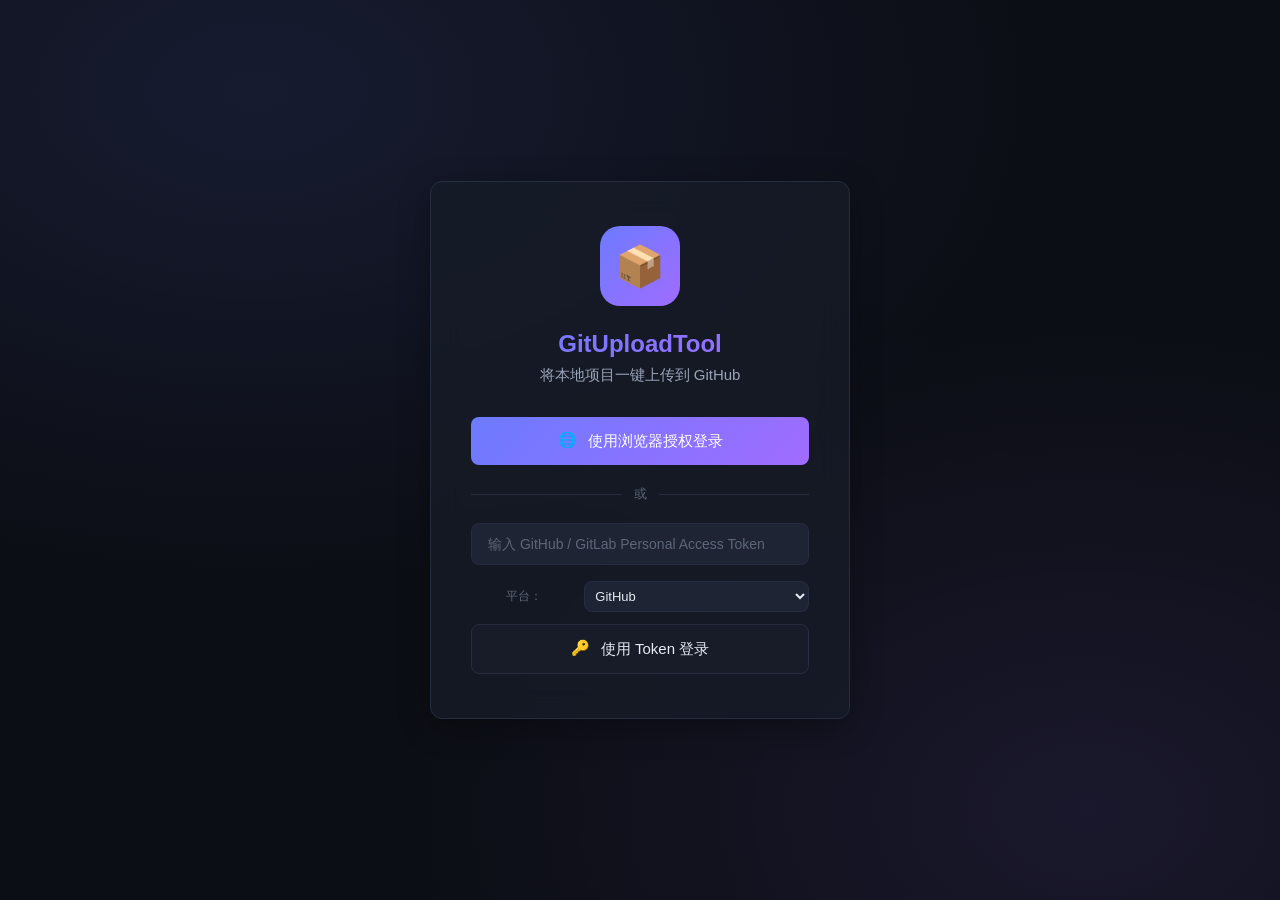
<file: wwwroot/index.html>
<!DOCTYPE html>
<html lang="zh-CN">
<head>
    <meta charset="UTF-8">
    <meta name="viewport" content="width=device-width, initial-scale=1.0">
    <title>GitUploadTool</title>
    <link rel="stylesheet" href="css/style.css">
</head>
<body>
    <!-- 登录页面 -->
    <div id="page-login" class="page active">
        <div class="login-card fade-in">
            <div class="login-logo">📦</div>
            <h1 class="login-title">GitUploadTool</h1>
            <p class="login-subtitle">将本地项目一键上传到 GitHub</p>

            <div style="display: flex; flex-direction: column; gap: 12px;">
                <button class="btn btn-primary" id="btnOAuthLogin">
                    <span class="btn-icon">🌐</span>
                    使用浏览器授权登录
                </button>

                <div style="display: flex; align-items: center; gap: 12px; margin: 8px 0;">
                    <div style="flex: 1; height: 1px; background: var(--border);"></div>
                    <span style="color: var(--text-3); font-size: 13px;">或</span>
                    <div style="flex: 1; height: 1px; background: var(--border);"></div>
                </div>

                <input type="text" id="tokenInput" class="form-input" placeholder="输入 GitHub / GitLab Personal Access Token">
                <div style="display: flex; gap: 8px; align-items: center; margin-top: 4px;">
                    <label style="flex: 1; font-size: 12px; color: var(--text-3);">平台：</label>
                    <select id="loginPlatform" class="form-input" style="flex: 2; font-size: 13px; padding: 6px;">
                        <option value="github">GitHub</option>
                        <option value="gitlab">GitLab / 自建</option>
                    </select>
                </div>
                <input type="text" id="gitlabUrlInput" class="form-input" placeholder="GitLab 实例地址（默认 https://gitlab.com）" style="display: none; font-size: 13px; padding: 6px;" value="https://gitlab.com">
                <button class="btn btn-secondary" id="btnTokenLogin">
                    <span class="btn-icon">🔑</span>
                    使用 Token 登录
                </button>
            </div>

            <div id="loginError" style="margin-top: 16px; color: var(--red); font-size: 14px; display: none;"></div>
        </div>
    </div>

    <!-- 主窗口 -->
    <div id="page-main" class="page" style="flex-direction: column;">
        <!-- 头部 -->
        <header class="header">
            <div class="header-left">
                <nav class="nav-tabs" style="margin: 0; padding: 0; border: 0; background: transparent;">
                    <button class="nav-tab active" data-tab="home">首页</button>
                    <button class="nav-tab" data-tab="upload">上传项目</button>
                    <button class="nav-tab" data-tab="history">历史记录</button>
                    <button class="nav-tab" data-tab="settings">设置</button>
                    <button class="nav-tab" data-tab="about">关于</button>
                </nav>
            </div>
            <div class="header-right">
                <div class="user-info" id="userInfo">
                    <div class="user-avatar" id="userAvatar">?</div>
                    <span class="user-name" id="userName">加载中...</span>
                </div>
                <button class="btn btn-secondary" id="btnSettings">设置</button>
                <button class="btn btn-danger" id="btnLogout">退出</button>
            </div>
        </header>

        <!-- 标签内容 -->
        <main class="tab-content">
            <!-- 首页 -->
            <div id="tab-home" class="tab-pane active">
                <div class="card fade-in" style="background: linear-gradient(135deg, rgba(108,123,255,0.1), rgba(160,108,255,0.05));">
                    <h2 style="margin-bottom: 8px;">👋 欢迎使用 GitUploadTool</h2>
                    <p style="color: var(--text-2); margin-bottom: 24px;">快速将本地项目上传到 Git 仓库</p>
                    <button class="btn btn-primary" id="btnStartUpload">
                        <span class="btn-icon">📤</span>
                        开始上传项目
                    </button>
                </div>

                <div class="card fade-in">
                    <div style="display: flex; align-items: center; justify-content: space-between; margin-bottom: 16px;">
                        <h3 class="card-title" style="margin: 0;">📦 我的仓库</h3>
                        <div style="display: flex; gap: 8px;">
                            <button class="btn btn-secondary" id="btnRefreshRepos" style="padding: 6px 12px; font-size: 13px;">
                                <span class="btn-icon">🔄</span> 刷新
                            </button>
                            <button class="btn btn-primary" id="btnNewRepo" style="padding: 6px 12px; font-size: 13px;">
                                <span class="btn-icon">➕</span> 新建仓库
                            </button>
                        </div>
                    </div>
                    <div id="repoList" style="display: flex; flex-wrap: wrap; gap: 12px; padding: 12px; border: 1px solid var(--border); border-radius: 8px; background: var(--bg-1); min-height: 120px;">
                        <div id="repoListPlaceholder" style="width: 100%; color: var(--text-3); text-align: center; padding: 20px;">点击刷新按钮加载仓库列表</div>
                    </div>
                </div>

                <div class="card fade-in">
                    <h3 class="card-title">📊 使用统计</h3>
                    <div style="display: flex; gap: 32px;">
                        <div style="text-align: center;">
                            <div style="font-size: 32px; font-weight: 700; color: var(--accent);" id="statProjects">0</div>
                            <div style="color: var(--text-3); font-size: 13px;">总项目数</div>
                        </div>
                        <div style="text-align: center;">
                            <div style="font-size: 32px; font-weight: 700; color: var(--green);" id="statUploads">0</div>
                            <div style="color: var(--text-3); font-size: 13px;">上传次数</div>
                        </div>
                        <div style="text-align: center;">
                            <div style="font-size: 32px; font-weight: 700; color: var(--yellow);" id="statSize">0 MB</div>
                            <div style="color: var(--text-3); font-size: 13px;">总大小</div>
                        </div>
                    </div>
                </div>
            </div>

            <!-- 上传页 -->
            <div id="tab-upload" class="tab-pane">
                <!-- 步骤指示器 -->
                <div class="upload-steps">
                    <div class="step active" data-step="1">
                        <div class="step-number">1</div>
                        <span class="step-label">选择项目</span>
                        <div class="step-connector"></div>
                    </div>
                    <div class="step" data-step="2">
                        <div class="step-number">2</div>
                        <span class="step-label">配置仓库</span>
                        <div class="step-connector"></div>
                    </div>
                    <div class="step" data-step="3">
                        <div class="step-number">3</div>
                        <span class="step-label">检查文件</span>
                        <div class="step-connector"></div>
                    </div>
                    <div class="step" data-step="4">
                        <div class="step-number">4</div>
                        <span class="step-label">上传</span>
                    </div>
                </div>

                <!-- 步骤1：选择项目 -->
                <div id="step-1" class="step-content">
                    <div class="card">
                        <h3 class="card-title">选择要上传的项目文件夹</h3>
                        <div id="dropZone" style="border: 2px dashed var(--border); border-radius: var(--radius); padding: 48px 32px; text-align: center; cursor: pointer; transition: all .2s;">
                            <div style="font-size: 48px; margin-bottom: 16px;">📁</div>
                            <div style="font-size: 16px; font-weight: 600; margin-bottom: 8px;">拖拽文件夹到此处</div>
                            <div style="color: var(--text-2); font-size: 14px;">或点击选择文件夹</div>
                        </div>

                        <div id="selectedProject" style="display: none; margin-top: 16px; padding: 16px; background: var(--bg-3); border-radius: var(--radius);">
                            <div style="display: flex; align-items: center; gap: 12px;">
                                <div style="width: 40px; height: 40px; background: linear-gradient(135deg, var(--accent), var(--accent-2)); border-radius: 10px; display: flex; align-items: center; justify-content: center; font-size: 20px;">📁</div>
                                <div style="flex: 1; overflow: hidden;">
                                    <div style="font-weight: 600; margin-bottom: 4px;" id="projectName">未选择</div>
                                    <div style="color: var(--text-3); font-size: 13px; white-space: nowrap; overflow: hidden; text-overflow: ellipsis;" id="projectPath">/path/to/project</div>
                                </div>
                                <button class="btn btn-secondary" id="btnChangeProject" style="padding: 8px 16px; font-size: 13px;">更改</button>
                            </div>
                        </div>
                    </div>

                    <div class="card">
                        <h3 class="card-title">📝 项目描述（可选）</h3>
                        <textarea id="projectDescription" class="form-input" style="min-height: 100px; resize: vertical;" placeholder="输入项目描述..."></textarea>
                    </div>

                    <div style="display: flex; justify-content: flex-end; gap: 12px;">
                        <button class="btn btn-secondary" id="btnCancel">取消</button>
                        <button class="btn btn-primary" id="btnNext1">下一步</button>
                    </div>
                </div>

                <!-- 步骤2：配置仓库 -->
                <div id="step-2" class="step-content" style="display: none;">
                    <div class="card">
                        <h3 class="card-title">GitHub 仓库配置</h3>
                        <div class="form-group">
                            <label class="form-label">仓库名称</label>
                            <input type="text" id="repoName" class="form-input" placeholder="my-awesome-project">
                        </div>
                        <div class="form-group">
                            <label class="form-label">仓库描述</label>
                            <input type="text" id="repoDescription" class="form-input" placeholder="项目描述">
                        </div>
                        <div class="form-group">
                            <label class="form-label">是否公开</label>
                            <div style="display: flex; gap: 12px;">
                                <label style="display: flex; align-items: center; gap: 8px; padding: 12px 16px; background: var(--bg-3); border: 1px solid var(--accent); border-radius: 8px; cursor: pointer;">
                                    <input type="radio" name="repoVisibility" value="public" checked> 公开
                                </label>
                                <label style="display: flex; align-items: center; gap: 8px; padding: 12px 16px; background: var(--bg-3); border: 1px solid var(--border); border-radius: 8px; cursor: pointer;">
                                    <input type="radio" name="repoVisibility" value="private"> 私有
                                </label>
                            </div>
                        </div>
                        <div class="form-group">
                            <label class="form-label">分支名称</label>
                            <input type="text" id="branchName" class="form-input" value="main">
                        </div>
                        <div class="form-group">
                            <label class="form-label">.gitignore 模板</label>
                            <select id="gitignoreTemplate" class="form-input">
                                <option value="">不添加 .gitignore</option>
                                <option value="csharp">C# / .NET</option>
                                <option value="node">Node.js</option>
                                <option value="python">Python</option>
                                <option value="java">Java</option>
                            </select>
                        </div>
                    </div>
                    <div style="display: flex; justify-content: space-between; gap: 12px;">
                        <button class="btn btn-secondary" id="btnPrev2">上一步</button>
                        <button class="btn btn-primary" id="btnNext2">下一步</button>
                    </div>
                </div>

                <!-- 步骤3：检查文件 -->
                <div id="step-3" class="step-content" style="display: none;">
                    <div class="card">
                        <div style="display: flex; align-items: center; justify-content: space-between; margin-bottom: 20px;">
                            <h3 class="card-title" style="margin: 0;">文件扫描结果</h3>
                            <button class="btn btn-secondary" id="btnRescan" style="padding: 8px 16px; font-size: 13px;">重新扫描</button>
                        </div>
                        <div style="display: flex; gap: 32px; margin-bottom: 24px;">
                            <div style="text-align: center;">
                                <div style="font-size: 24px; font-weight: 700; color: var(--accent);" id="totalFiles">0</div>
                                <div style="color: var(--text-3); font-size: 12px;">总文件数</div>
                            </div>
                            <div style="text-align: center;">
                                <div style="font-size: 24px; font-weight: 700; color: var(--green);" id="totalSize">0 MB</div>
                                <div style="color: var(--text-3); font-size: 12px;">总大小</div>
                            </div>
                            <div style="text-align: center;">
                                <div style="font-size: 24px; font-weight: 700; color: var(--yellow);" id="largeFilesCount">0</div>
                                <div style="color: var(--text-3); font-size: 12px;">大文件(>50MB)</div>
                            </div>
                        </div>
                        <div id="largeFilesSection" style="display: none;">
                            <h4 style="margin-bottom: 12px; color: var(--yellow);">⚠️ 大文件检测</h4>
                            <div class="file-list" id="largeFilesList"></div>
                            <div id="largeFileDecision" style="margin-top: 20px; padding: 20px; background: rgba(255,107,107,0.05); border: 1px solid var(--red); border-radius: var(--radius); display: none;">
                                <div style="color: var(--red); font-weight: 600; margin-bottom: 12px;">🚨 发现超过 100MB 的文件</div>
                                <p style="color: var(--text-2); margin-bottom: 16px; font-size: 14px;">GitHub 单文件最大限制为 100MB。请选择处理方式：</p>
                                <div style="display: flex; gap: 12px;">
                                    <button class="btn btn-primary" id="btnUseLFS">启用 Git LFS</button>
                                    <button class="btn btn-secondary" id="btnExcludeLarge">排除大文件</button>
                                    <button class="btn btn-danger" id="btnCancelUpload">取消上传</button>
                                </div>
                            </div>
                        </div>
                    </div>
                    <div style="display: flex; justify-content: space-between; gap: 12px;">
                        <button class="btn btn-secondary" id="btnPrev3">上一步</button>
                        <button class="btn btn-primary" id="btnNext3">开始上传</button>
                    </div>
                </div>

                <!-- 步骤4：上传进度 -->
                <div id="step-4" class="step-content" style="display: none;">
                    <div class="card" style="max-width: 600px; margin: 0 auto; text-align: center;">
                        <div id="uploadProgressArea">
                            <div style="font-size: 64px; margin-bottom: 20px;">🔄</div>
                            <h3 id="uploadStatus">正在准备上传...</h3>
                            <p id="uploadSubStatus" style="color: var(--text-2); margin-bottom: 24px;">初始化 Git 仓库</p>
                            <div class="progress-bar">
                                <div class="progress-fill" id="progressFill" style="width: 0%;"></div>
                            </div>
                            <div class="progress-text">
                                <span id="progressText">0%</span>
                                <span id="progressInfo">0/0 文件</span>
                            </div>
                        </div>

                        <div id="uploadSuccess" style="display: none;">
                            <div style="font-size: 64px; margin-bottom: 20px; color: var(--green);">✅</div>
                            <h3 style="color: var(--green);">上传成功！</h3>
                            <p style="color: var(--text-2); margin-bottom: 24px;">项目已成功推送到 GitHub</p>
                            <div style="display: flex; gap: 12px; justify-content: center;">
                                <button class="btn btn-primary" id="btnViewRepo">查看仓库</button>
                                <button class="btn btn-secondary" id="btnResetUpload">重新上传</button>
                            </div>
                        </div>

                        <div id="uploadError" style="display: none;">
                            <div style="font-size: 64px; margin-bottom: 20px; color: var(--red);">❌</div>
                            <h3 style="color: var(--red);">上传失败</h3>
                            <p id="errorMessage" style="color: var(--text-2); margin-bottom: 24px;">错误信息</p>
                            <div style="display: flex; gap: 12px; justify-content: center;">
                                <button class="btn btn-primary" id="btnRetry">重试</button>
                                <button class="btn btn-secondary" id="btnHome">返回首页</button>
                            </div>
                        </div>
                    </div>
                    <div style="display: flex; justify-content: flex-end; gap: 12px; margin-top: 24px;">
                        <button class="btn btn-secondary" id="btnPrev4">上一步</button>
                    </div>
                </div>
            </div>

            <!-- 历史记录 -->
            <div id="tab-history" class="tab-pane">
                <div class="card">
                    <h3 class="card-title">📜 最近上传</h3>
                    <div id="historyList" style="color: var(--text-3); text-align: center; padding: 40px;">
                        暂无上传记录
                    </div>
                </div>
            </div>

            <!-- 设置页 -->
            <div id="tab-settings" class="tab-pane">
                <div class="card">
                    <h3 class="card-title">⚙️ 基本设置</h3>
                    <div class="settings-grid">
                        <div class="settings-item">
                            <label class="form-label">默认分支</label>
                            <input type="text" id="settingDefaultBranch" class="form-input" value="main">
                        </div>
                        <div class="settings-item">
                            <label class="form-label">默认提交消息</label>
                            <input type="text" id="settingDefaultCommitMessage" class="form-input" value="GitUploadTool 更新">
                        </div>
                        <div class="settings-item">
                            <label class="form-label">代理地址</label>
                            <input type="text" id="settingProxyAddress" class="form-input" placeholder="127.0.0.1">
                        </div>
                        <div class="settings-item">
                            <label class="form-label">代理端口</label>
                            <input type="number" id="settingProxyPort" class="form-input" placeholder="7890">
                        </div>
                        <div class="settings-item">
                            <label class="form-label">平台</label>
                            <select id="settingPlatform" class="form-input">
                                <option value="github">GitHub</option>
                                <option value="gitlab">GitLab / 自建</option>
                            </select>
                        </div>
                        <div class="settings-item">
                            <label class="form-label">GitLab 实例地址</label>
                            <input type="text" id="settingGitLabUrl" class="form-input" placeholder="https://gitlab.com" value="https://gitlab.com">
                        </div>
                    </div>
                    <div style="display: flex; gap: 12px; margin-top: 24px; padding-top: 24px; border-top: 1px solid var(--border);">
                        <button class="btn btn-secondary" id="btnResetSettings">重置</button>
                        <button class="btn btn-primary" id="btnSaveSettings">保存设置</button>
                    </div>
                </div>

                <div class="card">
                    <h3 class="card-title">🔐 认证管理</h3>
                    <div style="display: flex; align-items: center; justify-content: space-between;">
                        <div>
                            <p style="color: var(--text-2); margin-bottom: 4px;">当前登录状态</p>
                            <p id="authStatus" style="font-size: 16px; font-weight: 600;">✅ 已登录</p>
                        </div>
                        <button class="btn btn-danger" id="btnLogoutSettings">退出登录</button>
                    </div>
                </div>

                <div class="card">
                    <h3 class="card-title">📄 .gitignore 模板</h3>
                    <p style="color: var(--text-2); margin-bottom: 16px;">选择默认的 .gitignore 模板</p>
                    <select id="settingDefaultGitignore" class="form-input" style="max-width: 300px;">
                        <option value="">不添加 .gitignore</option>
                        <option value="csharp">C# / .NET</option>
                        <option value="node">Node.js</option>
                        <option value="python">Python</option>
                        <option value="java">Java</option>
                    </select>
                    <div style="margin-top: 20px;">
                        <button class="btn btn-primary" id="btnSaveGitignore">保存</button>
                    </div>
                </div>
            </div>

            <!-- 关于 -->
            <div id="tab-about" class="tab-pane">
                <div class="card" style="text-align: center; padding: 48px;">
                    <div style="width: 100px; height: 100px; margin: 0 auto 20px; background: linear-gradient(135deg, var(--accent), var(--accent-2)); border-radius: 24px; display: flex; align-items: center; justify-content: center; font-size: 50px;">📦</div>
                    <h2 style="margin-bottom: 8px;">GitUploadTool</h2>
                    <p style="color: var(--text-2); margin-bottom: 24px;">版本 1.0.0</p>
                    <p style="color: var(--text-2); line-height: 1.7; margin-bottom: 32px;">
                        GitUploadTool 是一个简单易用的工具，帮助开发者快速将本地项目上传到 GitHub。<br>
                        无需复杂的 Git 命令，只需几次点击即可完成项目的上传和管理。
                    </p>
                </div>
            </div>
        </main>
    </div>

    <script src="js/app.js"></script>
</body>
</html>
</file>
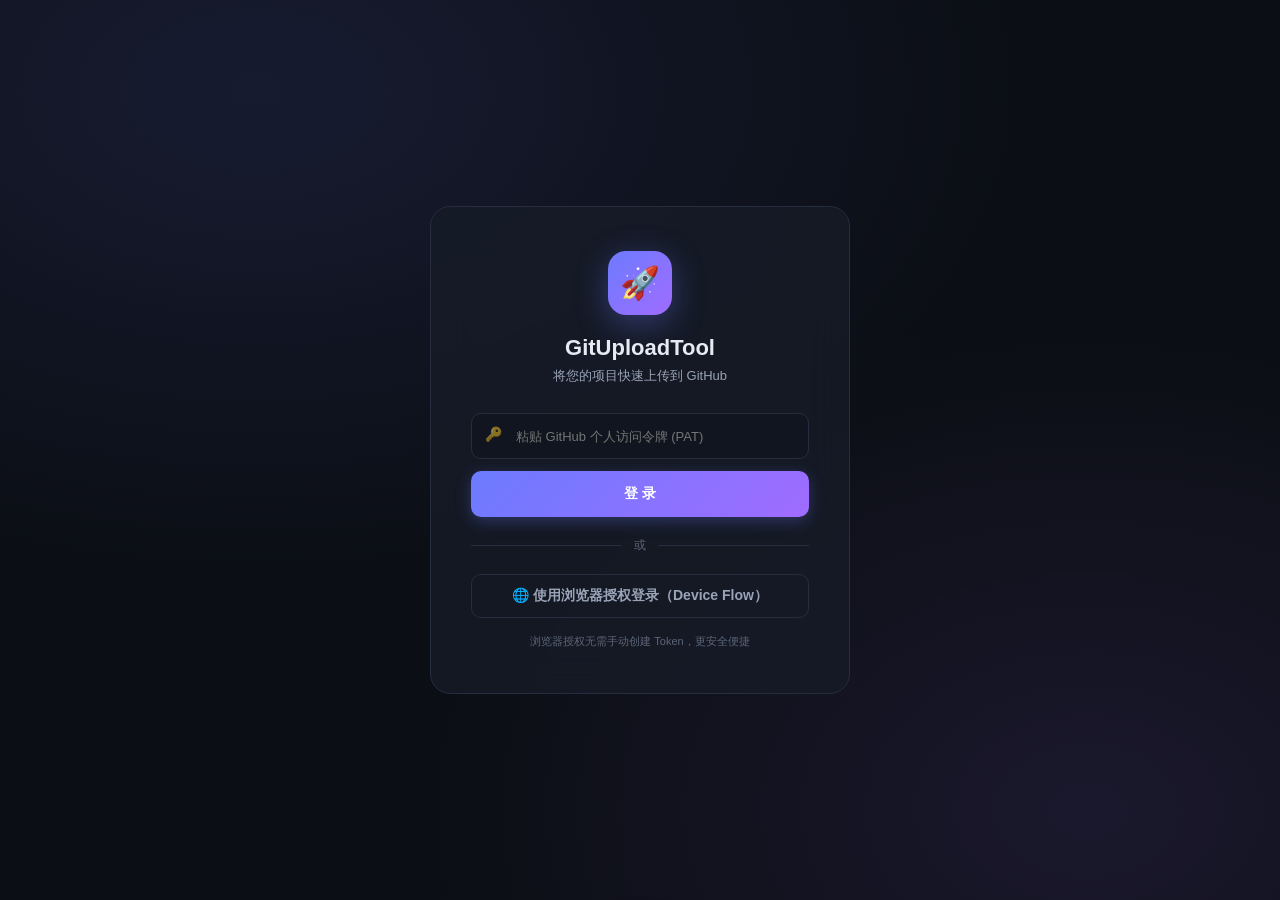
<file: design/prototype.html>
<!DOCTYPE html>
<html lang="zh-CN">
<head>
<meta charset="UTF-8">
<meta name="viewport" content="width=device-width, initial-scale=1.0">
<title>GitUploadTool - 新版界面原型</title>
<style>
:root {
  --bg-0: #0b0e14;
  --bg-1: #11151f;
  --bg-2: #171c28;
  --bg-3: #1e2433;
  --border: #262d3f;
  --text-1: #e6eaf2;
  --text-2: #9aa4b8;
  --text-3: #5c6678;
  --accent: #6c7bff;
  --accent-2: #a06cff;
  --green: #3dd68c;
  --red: #ff6b6b;
  --yellow: #ffc86b;
  --radius: 12px;
}
* { margin: 0; padding: 0; box-sizing: border-box; }
body {
  font-family: "Segoe UI", "Microsoft YaHei UI", sans-serif;
  background: var(--bg-0);
  color: var(--text-1);
  height: 100vh;
  overflow: hidden;
  font-size: 14px;
}

/* ============ 页面切换 ============ */
.page { display: none; height: 100vh; }
.page.active { display: flex; }

/* ============ 登录页 ============ */
#page-login {
  align-items: center;
  justify-content: center;
  background:
    radial-gradient(ellipse 800px 500px at 20% 10%, rgba(108,123,255,.12), transparent),
    radial-gradient(ellipse 700px 500px at 85% 90%, rgba(160,108,255,.10), transparent),
    var(--bg-0);
}
.login-card {
  width: 420px;
  padding: 44px 40px;
  background: rgba(23,28,40,.75);
  backdrop-filter: blur(20px);
  border: 1px solid var(--border);
  border-radius: 20px;
  text-align: center;
}
.login-logo {
  width: 64px; height: 64px;
  margin: 0 auto 20px;
  border-radius: 18px;
  background: linear-gradient(135deg, var(--accent), var(--accent-2));
  display: flex; align-items: center; justify-content: center;
  font-size: 32px;
  box-shadow: 0 8px 32px rgba(108,123,255,.35);
}
.login-card h1 { font-size: 22px; margin-bottom: 6px; }
.login-card .sub { color: var(--text-2); font-size: 13px; margin-bottom: 28px; }
.input-wrap { position: relative; margin-bottom: 12px; }
.input-wrap input {
  width: 100%;
  height: 46px;
  padding: 0 16px 0 44px;
  background: var(--bg-1);
  border: 1px solid var(--border);
  border-radius: 10px;
  color: var(--text-1);
  font-size: 13px;
  outline: none;
  transition: border-color .2s;
}
.input-wrap input:focus { border-color: var(--accent); }
.input-wrap .icon { position: absolute; left: 14px; top: 13px; opacity: .5; }
.btn {
  border: none;
  border-radius: 10px;
  cursor: pointer;
  font-size: 14px;
  font-weight: 600;
  color: #fff;
  transition: all .15s;
  font-family: inherit;
}
.btn-primary {
  width: 100%; height: 46px;
  background: linear-gradient(135deg, var(--accent), var(--accent-2));
  box-shadow: 0 4px 16px rgba(108,123,255,.3);
}
.btn-primary:hover { transform: translateY(-1px); box-shadow: 0 6px 24px rgba(108,123,255,.45); }
.divider {
  display: flex; align-items: center; gap: 12px;
  color: var(--text-3); font-size: 12px;
  margin: 20px 0;
}
.divider::before, .divider::after { content: ""; flex: 1; height: 1px; background: var(--border); }
.btn-ghost {
  width: 100%; height: 44px;
  background: transparent;
  border: 1px solid var(--border);
  color: var(--text-2);
}
.btn-ghost:hover { border-color: var(--accent); color: var(--text-1); }

/* ============ 主布局 ============ */
#page-main { flex-direction: column; }
.titlebar {
  height: 40px;
  background: var(--bg-1);
  border-bottom: 1px solid var(--border);
  display: flex;
  align-items: center;
  padding: 0 16px;
  -webkit-app-region: drag;
}
.titlebar .dot { width: 11px; height: 11px; border-radius: 50%; margin-right: 8px; }
.titlebar .name { margin-left: 12px; font-size: 12px; color: var(--text-3); }
.main-body { flex: 1; display: flex; overflow: hidden; }

.sidebar {
  width: 230px;
  background: var(--bg-1);
  border-right: 1px solid var(--border);
  display: flex;
  flex-direction: column;
  padding: 20px 12px;
}
.user-chip {
  display: flex; align-items: center; gap: 12px;
  padding: 12px;
  background: var(--bg-2);
  border: 1px solid var(--border);
  border-radius: var(--radius);
  margin-bottom: 20px;
}
.avatar {
  width: 40px; height: 40px;
  border-radius: 50%;
  background: linear-gradient(135deg, var(--accent), var(--accent-2));
  display: flex; align-items: center; justify-content: center;
  font-weight: 700; font-size: 15px;
}
.user-chip .info { flex: 1; min-width: 0; }
.user-chip .name { font-weight: 600; font-size: 13px; white-space: nowrap; overflow: hidden; text-overflow: ellipsis;}
.user-chip .meta { font-size: 11px; color: var(--text-3); }
.nav-item {
  display: flex; align-items: center; gap: 12px;
  padding: 11px 14px;
  border-radius: 10px;
  color: var(--text-2);
  cursor: pointer;
  margin-bottom: 4px;
  transition: all .15s;
  user-select: none;
}
.nav-item:hover { background: var(--bg-2); color: var(--text-1); }
.nav-item.active {
  background: linear-gradient(135deg, rgba(108,123,255,.18), rgba(160,108,255,.12));
  color: var(--text-1);
  border: 1px solid rgba(108,123,255,.35);
}
.nav-item .ico { font-size: 16px; width: 20px; text-align: center; }
.sidebar .spacer { flex: 1; }
.logout-btn {
  display: flex; align-items: center; gap: 12px;
  padding: 11px 14px;
  border-radius: 10px;
  color: var(--red);
  cursor: pointer;
  opacity: .8;
  user-select: none;
}
.logout-btn:hover { background: rgba(255,107,107,.08); opacity: 1; }

.content { flex: 1; overflow-y: auto; padding: 28px 32px; }
.content::-webkit-scrollbar { width: 8px; }
.content::-webkit-scrollbar-thumb { background: var(--bg-3); border-radius: 4px; }

.card {
  background: var(--bg-1);
  border: 1px solid var(--border);
  border-radius: var(--radius);
  padding: 22px;
  margin-bottom: 18px;
}
.card h2 { font-size: 15px; margin-bottom: 16px; display: flex; align-items: center; gap: 8px; }
.badge {
  font-size: 10px; padding: 2px 8px; border-radius: 20px;
  background: rgba(61,214,140,.12); color: var(--green); font-weight: 600;
}

/* 首页 */
.hero {
  background: linear-gradient(135deg, rgba(108,123,255,.14), rgba(160,108,255,.08)), var(--bg-1);
  border: 1px solid rgba(108,123,255,.25);
}
.hero h1 { font-size: 22px; margin-bottom: 6px; }
.hero p { color: var(--text-2); font-size: 13px; }
.stat-row { display: flex; gap: 14px; margin-top: 20px; }
.stat {
  flex: 1;
  background: var(--bg-2);
  border: 1px solid var(--border);
  border-radius: 10px;
  padding: 14px 16px;
}
.stat .num { font-size: 22px; font-weight: 700; }
.stat .lbl { font-size: 11px; color: var(--text-3); margin-top: 2px; }
.recent-row {
  display: flex; align-items: center; gap: 14px;
  padding: 12px 14px;
  background: var(--bg-2);
  border: 1px solid var(--border);
  border-radius: 10px;
  margin-bottom: 8px;
  transition: border-color .15s;
}
.recent-row:hover { border-color: var(--accent); }
.recent-row .rname { font-weight: 600; font-size: 13px; }
.recent-row .rpath { font-size: 11px; color: var(--text-3); margin-top: 2px; }
.recent-row .time { margin-left: auto; font-size: 11px; color: var(--text-3); }
.repo-grid { display: grid; grid-template-columns: repeat(auto-fill, minmax(240px, 1fr)); gap: 12px; }
.repo-card {
  background: var(--bg-2);
  border: 1px solid var(--border);
  border-radius: 10px;
  padding: 16px;
  cursor: pointer;
  transition: all .15s;
}
.repo-card:hover { border-color: var(--accent); transform: translateY(-2px); }
.repo-card .rname { font-weight: 600; color: var(--accent); font-size: 13px; margin-bottom: 6px; }
.repo-card .rdesc { font-size: 12px; color: var(--text-2); min-height: 32px; line-height: 1.4; }
.repo-tags { display: flex; gap: 8px; margin-top: 10px; }
.tag { font-size: 10px; padding: 2px 9px; border-radius: 20px; background: var(--bg-3); color: var(--text-2); }
.tag.pub { background: rgba(61,214,140,.12); color: var(--green); }
.tag.pri { background: rgba(255,200,107,.12); color: var(--yellow); }

/* ============ 上传向导 ============ */
.steps {
  display: flex; align-items: center;
  margin-bottom: 24px;
  padding: 18px 24px;
}
.step-node { display: flex; align-items: center; gap: 10px; }
.step-dot {
  width: 30px; height: 30px;
  border-radius: 50%;
  background: var(--bg-3);
  color: var(--text-3);
  display: flex; align-items: center; justify-content: center;
  font-weight: 700; font-size: 13px;
  transition: all .3s;
}
.step-label { font-size: 12px; color: var(--text-3); }
.step-node.active .step-dot {
  background: linear-gradient(135deg, var(--accent), var(--accent-2));
  color: #fff;
  box-shadow: 0 0 0 4px rgba(108,123,255,.15);
}
.step-node.active .step-label { color: var(--text-1); font-weight: 600; }
.step-node.done .step-dot { background: rgba(61,214,140,.15); color: var(--green); }
.step-line { flex: 1; height: 2px; background: var(--bg-3); margin: 0 14px; border-radius: 1px; }
.step-line.done { background: var(--green); opacity: .5; }

.wizard-page { display: none; }
.wizard-page.active { display: block; }

.dropzone {
  border: 2px dashed var(--border);
  border-radius: var(--radius);
  padding: 48px;
  text-align: center;
  cursor: pointer;
  transition: all .2s;
}
.dropzone:hover, .dropzone.dragover {
  border-color: var(--accent);
  background: rgba(108,123,255,.05);
}
.dropzone .big-ico { font-size: 42px; margin-bottom: 12px; }
.dropzone .t1 { font-size: 15px; font-weight: 600; margin-bottom: 4px; }
.dropzone .t2 { font-size: 12px; color: var(--text-3); }

.info-grid {
  display: grid;
  grid-template-columns: repeat(4, 1fr);
  gap: 12px;
  margin-top: 16px;
}
.info-cell {
  background: var(--bg-2);
  border: 1px solid var(--border);
  border-radius: 10px;
  padding: 14px 16px;
}
.info-cell .k { font-size: 11px; color: var(--text-3); margin-bottom: 4px; }
.info-cell .v { font-size: 14px; font-weight: 600; word-break: break-all; }

.field { margin-bottom: 18px; }
.field label { display: block; font-size: 12px; color: var(--text-2); margin-bottom: 7px; }
.field input[type=text], .field select, .field textarea {
  width: 100%;
  background: var(--bg-2);
  border: 1px solid var(--border);
  border-radius: 10px;
  color: var(--text-1);
  padding: 11px 14px;
  font-size: 13px;
  outline: none;
  font-family: inherit;
  transition: border-color .2s;
}
.field input:focus, .field select:focus, .field textarea:focus { border-color: var(--accent); }
.two-col { display: grid; grid-template-columns: 1fr 1fr; gap: 20px; }

.check-status {
  display: flex; align-items: center; gap: 14px;
  padding: 16px;
  border-radius: 10px;
  margin-top: 14px;
}
.check-status.ok { background: rgba(61,214,140,.08); border: 1px solid rgba(61,214,140,.25); }
.check-status.warn { background: rgba(255,200,107,.07); border: 1px solid rgba(255,200,107,.25); }
.check-status.none { background: var(--bg-2); border: 1px dashed var(--border); }
.status-ico { font-size: 24px; }

/* 大文件面板 */
.large-file-panel {
  margin-top: 16px;
  background: rgba(255,107,107,.05);
  border: 1px solid rgba(255,107,107,.25);
  border-radius: 10px;
  padding: 18px;
}
.lfp-head { display: flex; align-items: center; gap: 10px; margin-bottom: 12px; font-weight: 600; }
.lfp-sub { font-size: 12px; color: var(--text-2); margin-bottom: 14px; }
.file-list { margin-bottom: 16px; }
.file-row {
  display: flex; align-items: center;
  padding: 8px 12px;
  background: var(--bg-2);
  border-radius: 8px;
  margin-bottom: 6px;
  font-family: Consolas, monospace;
  font-size: 12px;
}
.file-row .fsize { margin-left: auto; font-weight: 700; }
.fsize.over { color: var(--red); }
.fsize.near { color: var(--yellow); }
.solution-cards { display: grid; grid-template-columns: 1fr 1fr; gap: 12px; }
.solution-card {
  background: var(--bg-2);
  border: 1.5px solid var(--border);
  border-radius: 10px;
  padding: 16px;
  cursor: pointer;
  transition: all .15s;
}
.solution-card:hover { border-color: var(--accent); }
.solution-card.selected { border-color: var(--accent); background: rgba(108,123,255,.07); }
.solution-card.rec::after {
  content: "推荐";
  float: right;
  font-size: 10px;
  padding: 2px 8px;
  border-radius: 20px;
  background: rgba(108,123,255,.18);
  color: var(--accent);
}
.solution-card .st { font-weight: 600; font-size: 13px; margin-bottom: 6px; }
.solution-card .sd { font-size: 11.5px; color: var(--text-2); line-height: 1.5; }

/* 上传进度日志 */
.log-box {
  background: var(--bg-0);
  border: 1px solid var(--border);
  border-radius: 10px;
  padding: 14px;
  height: 220px;
  overflow-y: auto;
  font-family: Consolas, monospace;
  font-size: 12px;
  margin-top: 14px;
}
.log-line { padding: 3px 0; color: var(--text-2); }
.log-line.ok { color: var(--green); }
.log-line.err { color: var(--red); }
.log-line.run { color: var(--accent); }
.log-line .lt { color: var(--text-3); margin-right: 8px; }

.progress-bar-wrap { margin-top: 14px; }
.progress-track { height: 6px; background: var(--bg-3); border-radius: 3px; overflow: hidden; }
.progress-fill {
  height: 100%;
  background: linear-gradient(90deg, var(--accent), var(--accent-2));
  border-radius: 3px;
  transition: width .4s ease;
  width: 0%;
}

.btn-row { display: flex; gap: 12px; margin-top: 22px; }
.btn-md { height: 42px; padding: 0 26px; font-size: 13.5px; }
.btn-secondary {
  background: var(--bg-3);
  color: var(--text-2);
}
.btn-secondary:hover { color: var(--text-1); }
.btn-success {
  background: linear-gradient(135deg, #2ea44f, #3dd68c);
  box-shadow: 0 4px 16px rgba(61,214,140,.25);
}
.btn-success:hover { transform: translateY(-1px); }
.btn-success:disabled, .btn-primary:disabled, .btn-md:disabled {
  opacity: .45; cursor: not-allowed; transform: none !important;
}
.push-right { margin-left: auto; }

/* 设置页 */
.toggle-row {
  display: flex; align-items: center; justify-content: space-between;
  padding: 14px 0;
  border-bottom: 1px solid var(--border);
}
.toggle-row:last-child { border-bottom: none; }
.toggle-row .tl { font-size: 13px; }
.toggle-row .td { font-size: 11.5px; color: var(--text-3); margin-top: 3px; }
.switch { position: relative; width: 42px; height: 24px; flex-shrink: 0; }
.switch input { display: none; }
.switch .track {
  position: absolute; inset: 0;
  background: var(--bg-3);
  border-radius: 12px;
  cursor: pointer;
  transition: background .2s;
}
.switch .track::after {
  content: "";
  position: absolute;
  width: 18px; height: 18px;
  left: 3px; top: 3px;
  background: #fff;
  border-radius: 50%;
  transition: transform .2s;
}
.switch input:checked + .track { background: var(--accent); }
.switch input:checked + .track::after { transform: translateX(18px); }

/* toast 提示 */
.toast {
  position: fixed;
  bottom: 28px; left: 50%;
  transform: translateX(-50%) translateY(80px);
  background: var(--bg-3);
  border: 1px solid var(--accent);
  color: var(--text-1);
  padding: 12px 24px;
  border-radius: 12px;
  font-size: 13px;
  box-shadow: 0 8px 32px rgba(0,0,0,.5);
  transition: transform .3s cubic-bezier(.34,1.56,.64,1);
  z-index: 99;
}
.toast.show { transform: translateX(-50%) translateY(0); }
</style>
</head>
<body>

<!-- ================= 登录页 ================= -->
<div class="page active" id="page-login">
  <div class="login-card">
    <div class="login-logo">🚀</div>
    <h1>GitUploadTool</h1>
    <div class="sub">将您的项目快速上传到 GitHub</div>

    <div class="input-wrap">
      <span class="icon">🔑</span>
      <input type="password" id="token-input" placeholder="粘贴 GitHub 个人访问令牌 (PAT)">
    </div>
    <button class="btn btn-primary" onclick="doLogin()">登 录</button>

    <div class="divider">或</div>
    <button class="btn btn-ghost" onclick="deviceFlowLogin()">🌐 使用浏览器授权登录（Device Flow）</button>
    <div style="margin-top:16px;font-size:11px;color:var(--text-3)">
      浏览器授权无需手动创建 Token，更安全便捷
    </div>
  </div>
</div>

<!-- ================= 主界面 ================= -->
<div class="page" id="page-main">
  <div class="titlebar">
    <span class="dot" style="background:#ff5f57"></span>
    <span class="dot" style="background:#febc2e"></span>
    <span class="dot" style="background:#28c840"></span>
    <span class="name">GitUploadTool v2.0</span>
  </div>
  <div class="main-body">
    <div class="sidebar">
      <div class="user-chip">
        <div class="avatar">TQ</div>
        <div class="info">
          <div class="name">tianqing314</div>
          <div class="meta">12 个公开仓库</div>
        </div>
      </div>

      <div class="nav-item active" data-nav="home"><span class="ico">🏠</span>首页</div>
      <div class="nav-item" data-nav="upload"><span class="ico">📤</span>上传项目</div>
      <div class="nav-item" data-nav="settings"><span class="ico">⚙️</span>设置</div>
      <div class="nav-item" data-nav="about"><span class="ico">ℹ️</span>关于</div>
      <div class="spacer"></div>
      <div class="logout-btn" onclick="logout()"><span class="ico">🚪</span>退出登录</div>
    </div>

    <div class="content">
      <!-- ========== 首页 ========== -->
      <div id="tab-home">
        <div class="card hero">
          <h1>欢迎回来，tianqing314 👋</h1>
          <p>今天想上传点什么？拖入文件夹即可开始。</p>
        </div>

        <div class="stat-row">
          <div class="stat"><div class="num">12</div><div class="lbl">公开仓库</div></div>
          <div class="stat"><div class="num">5</div><div class="lbl">私有仓库</div></div>
          <div class="stat"><div class="num">27</div><div class="lbl">累计上传</div></div>
          <div class="stat"><div class="num">1.8 GB</div><div class="lbl">总传输量</div></div>
        </div>

        <div class="card">
          <h2>🕐 最近上传</h2>
          <div class="recent-row">
            <div><div class="rname">GitUploadTool</div><div class="rpath">E:\GitUploadTool\GitUploadTool</div></div>
            <div class="time">2026-08-23 14:20</div>
          </div>
          <div class="recent-row">
            <div><div class="rname">blog-theme</div><div class="rpath">D:\Projects\blog-theme</div></div>
            <div class="time">2026-08-21 09:33</div>
          </div>
          <div class="recent-row">
            <div><div class="rname">ml-notes</div><div class="rpath">D:\Study\ml-notes</div></div>
            <div class="time">2026-08-19 22:10</div>
          </div>
        </div>

        <div class="card">
          <h2>📦 我的仓库 <span class="badge">实时同步</span></h2>
          <div class="repo-grid">
            <div class="repo-card">
              <div class="rname">GitUploadTool</div>
              <div class="rdesc">GitHub 项目一键上传桌面工具</div>
              <div class="repo-tags"><span class="tag pub">公开</span><span class="tag">C#</span></div>
            </div>
            <div class="repo-card">
              <div class="rname">blog-theme</div>
              <div class="rdesc">个人博客 Hexo 主题</div>
              <div class="repo-tags"><span class="tag pub">公开</span><span class="tag">CSS</span></div>
            </div>
            <div class="repo-card">
              <div class="rname">internal-tools</div>
              <div class="rdesc">公司内部效率工具合集</div>
              <div class="repo-tags"><span class="tag pri">私有</span><span class="tag">Python</span></div>
            </div>
          </div>
        </div>
      </div>

      <!-- ========== 上传向导 ========== -->
      <div id="tab-upload" style="display:none">
        <div class="card steps">
          <div class="step-node active" id="sn-0"><div class="step-dot">1</div><div class="step-label">选择项目</div></div>
          <div class="step-line" id="sl-0"></div>
          <div class="step-node" id="sn-1"><div class="step-dot">2</div><div class="step-label">检查与修复</div></div>
          <div class="step-line" id="sl-1"></div>
          <div class="step-node" id="sn-2"><div class="step-dot">3</div><div class="step-label">配置</div></div>
          <div class="step-line" id="sl-2"></div>
          <div class="step-node" id="sn-3"><div class="step-dot">4</div><div class="step-label">上传</div></div>
        </div>

        <!-- 第1步：选择项目 -->
        <div class="wizard-page active" id="wp-0">
          <div class="dropzone" onclick="pickFolder()" ondragover="dragOver(event)" ondragleave="this.classList.remove('dragover')" ondrop="dropFolder(event)">
            <div class="big-ico">📂</div>
            <div class="t1">拖拽文件夹到此处，或点击选择</div>
            <div class="t2">支持任意本地项目目录 · 自动识别 Git 仓库</div>
          </div>
          <div class="info-grid" id="project-info" style="display:none">
            <div class="info-cell"><div class="k">名称</div><div class="v">my-awesome-app</div></div>
            <div class="info-cell"><div class="k">文件数</div><div class="v">1,247 个</div></div>
            <div class="info-cell"><div class="k">大小</div><div class="v">326 MB</div></div>
            <div class="info-cell"><div class="k">Git 状态</div><div class="v" style="color:var(--yellow)">非 Git 仓库</div></div>
          </div>
          <div class="btn-row">
            <button class="btn btn-primary btn-md push-right" onclick="gotoStep(1)">下一步 →</button>
          </div>
        </div>

        <!-- 第2步：检查 + 大文件处理 -->
        <div class="wizard-page" id="wp-1">
          <div class="card">
            <h2>🔍 GitHub 仓库检查</h2>
            <button class="btn btn-secondary btn-md" onclick="checkRepo()">检查 my-awesome-app 仓库</button>
            <div class="check-status ok" id="repo-ok" style="display:none">
              <span class="status-ico">✅</span>
              <div><div style="font-weight:600">仓库已存在：tianqing314/my-awesome-app</div>
              <div style="font-size:12px;color:var(--text-2)">将直接推送到该仓库（--force）</div></div>
            </div>
            <div class="check-status warn" id="repo-none" style="display:none">
              <span class="status-ico">📦</span>
              <div style="flex:1"><div style="font-weight:600">仓库不存在，需要先创建</div>
              <div style="font-size:12px;color:var(--text-2)">点击右侧按钮在 GitHub 上创建新仓库</div></div>
              <button class="btn btn-success btn-md" style="height:36px;padding:0 18px" onclick="toast('打开创建仓库弹窗')">➕ 创建仓库</button>
            </div>
          </div>

          <!-- 大文件检测面板（核心新增设计） -->
          <div class="large-file-panel" id="lfp" style="display:none">
            <div class="lfp-head"><span>⚠️</span> 检测到 3 个大文件（GitHub 直传限制为 100MB）</div>
            <div class="lfp-sub">以下文件超过 50MB，其中红色标记的超过 100MB 硬限制，必须处理后才能上传：</div>
            <div class="file-list">
              <div class="file-row">
                <span>📁 assets/demo-video.mp4</span>
                <span class="fsize over">184.2 MB</span>
              </div>
              <div class="file-row">
                <span>📁 models/bert-base.bin</span>
                <span class="fsize over">412.7 MB</span>
              </div>
              <div class="file-row">
                <span>📁 data/sample-dataset.zip</span>
                <span class="fsize near">67.5 MB</span>
              </div>
            </div>
            <div class="lfp-sub" style="margin-bottom:10px">请选择处理方式：</div>
            <div class="solution-cards">
              <div class="solution-card selected rec" onclick="pickSolution(this, 'lfs')">
                <div class="st">🚀 启用 Git LFS 上传</div>
                <div class="sd">大文件走 LFS 存储（免费额度 1GB/月），仓库保留完整文件。需已安装 git-lfs。</div>
              </div>
              <div class="solution-card" onclick="pickSolution(this, 'exclude')">
                <div class="st">✂️ 排除后上传</div>
                <div class="sd">自动将大文件写入 .gitignore 并排除，仅上传其余文件。原文件不受影响。</div>
              </div>
            </div>
          </div>

          <div class="btn-row">
            <button class="btn btn-secondary btn-md" onclick="gotoStep(0)">← 上一步</button>
            <button class="btn btn-primary btn-md push-right" onclick="gotoStep(2)" id="step2-next">下一步 →</button>
          </div>
        </div>

        <!-- 第3步：配置 -->
        <div class="wizard-page" id="wp-2">
          <div class="card">
            <h2>⚙️ 配置上传参数</h2>
            <div class="two-col">
              <div>
                <div class="field">
                  <label>目标分支</label>
                  <select><option>main</option><option>master</option><option>dev</option></select>
                </div>
                <div class="field">
                  <label>.gitignore 模板</label>
                  <select onchange="document.getElementById('gi-preview').style.display='block'">
                    <option value="">不使用</option>
                    <option selected>VisualStudio</option>
                    <option>Node</option><option>Python</option>
                  </select>
                </div>
              </div>
              <div class="field">
                <label>提交信息</label>
                <textarea rows="4">feat: 初始提交 my-awesome-app v1.0</textarea>
              </div>
            </div>
            <div id="gi-preview" style="display:none">
              <div class="file-row" style="font-family:Consolas;color:var(--text-2)">
                [Bin/] [obj/] [.vs/] [*.user] ... 已应用 VisualStudio 模板（预览）
              </div>
            </div>
          </div>
          <div class="btn-row">
            <button class="btn btn-secondary btn-md" onclick="gotoStep(1)">← 上一步</button>
            <button class="btn btn-primary btn-md push-right" onclick="gotoStep(3)">下一步 →</button>
          </div>
        </div>

        <!-- 第4步：上传 -->
        <div class="wizard-page" id="wp-3">
          <div class="card">
            <h2>🚀 上传进度</h2>
            <div class="progress-bar-wrap">
              <div class="progress-track"><div class="progress-fill" id="pfill"></div></div>
            </div>
            <div class="log-box" id="logbox"></div>
            <div class="btn-row">
              <button class="btn btn-success btn-md" id="upload-btn" onclick="startUpload()">🚀 开始上传</button>
              <button class="btn btn-secondary btn-md push-right" onclick="gotoStep(2)">← 上一步</button>
            </div>
          </div>
        </div>
      </div>

      <!-- ========== 设置 ========== -->
      <div id="tab-settings" style="display:none">
        <div class="card">
          <h2>🌐 网络</h2>
          <div class="toggle-row">
            <div><div class="tl">使用系统代理</div><div class="td">自动跟随 Windows 代理设置访问 GitHub</div></div>
            <label class="switch"><input type="checkbox" checked><span class="track"></span></label>
          </div>
          <div class="toggle-row">
            <div><div class="tl">手动代理</div><div class="td">格式 http://127.0.0.1:7890</div></div>
            <input type="text" placeholder="http://127.0.0.1:7890" style="width:220px;background:var(--bg-2);border:1px solid var(--border);border-radius:8px;color:var(--text-1);padding:8px 12px;font-size:12px;outline:none">
          </div>
        </div>
        <div class="card">
          <h2>📤 上传默认值</h2>
          <div class="two-col">
            <div class="field"><label>默认分支</label><input type="text" value="main"></div>
            <div class="field"><label>默认提交信息</label><input type="text" value="GitUploadTool 更新"></div>
          </div>
          <div class="toggle-row">
            <div><div class="tl">大文件自动启用 LFS</div><div class="td">检测到 >100MB 文件时自动选择 Git LFS 方案</div></div>
            <label class="switch"><input type="checkbox"><span class="track"></span></label>
          </div>
        </div>
        <div class="card">
          <h2>🔐 安全</h2>
          <div class="toggle-row">
            <div><div class="tl">DPAPI 加密存储 Token</div><div class="td">使用 Windows 用户级加密保护令牌（推荐开启）</div></div>
            <label class="switch"><input type="checkbox" checked><span class="track"></span></label>
          </div>
          <div class="toggle-row">
            <div><div class="tl">清除本机凭据</div><div class="td">删除已保存的 Token 与最近项目记录</div></div>
            <button class="btn btn-secondary btn-md" style="height:34px;padding:0 16px;color:var(--red)" onclick="toast('已清除')">清除</button>
          </div>
        </div>
      </div>

      <!-- ========== 关于 ========== -->
      <div id="tab-about" style="display:none">
        <div class="card hero" style="text-align:center;padding:48px">
          <div class="login-logo" style="margin:0 auto 16px">🚀</div>
          <h1>GitUploadTool v2.0</h1>
          <p>WPF + WebView2 架构 · 让上传项目到 GitHub 变得简单</p>
          <div style="margin-top:20px;display:flex;gap:12px;justify-content:center">
            <span class="tag">.NET 8</span><span class="tag">WebView2</span><span class="tag">MIT License</span>
          </div>
        </div>
      </div>
    </div>
  </div>
</div>

<div class="toast" id="toast"></div>

<script>
// ===== 导航 =====
const tabs = ['home','upload','settings','about'];
function showTab(name) {
  tabs.forEach(t => document.getElementById('tab-'+t).style.display = t===name ? '' : 'none');
  document.querySelectorAll('.nav-item').forEach(n => n.classList.toggle('active', n.dataset.nav===name));
}
document.querySelectorAll('.nav-item').forEach(n =>
  n.addEventListener('click', () => showTab(n.dataset.nav)));

// ===== 登录（演示：任意输入均可进入） =====
function doLogin() {
  const v = document.getElementById('token-input').value.trim();
  if (!v) return toast('请输入 Token');
  enterApp();
}
function deviceFlowLogin() {
  toast('正在打开浏览器授权…（Device Flow 演示）');
  setTimeout(enterApp, 1200);
}
function enterApp() {
  document.getElementById('page-login').classList.remove('active');
  document.getElementById('page-main').classList.add('active');
}
function logout() {
  document.getElementById('page-main').classList.remove('active');
  document.getElementById('page-login').classList.add('active');
}

// ===== 步骤切换 =====
function gotoStep(i) {
  for (let k=0;k<4;k++) {
    document.getElementById('wp-'+k).classList.toggle('active', k===i);
    const sn = document.getElementById('sn-'+k);
    sn.classList.toggle('active', k===i);
    if (k<i) sn.classList.add('done'); else sn.classList.remove('done');
    if (k<i && k<3) document.getElementById('sl-'+k).classList.add('done');
    else document.getElementById('sl-'+k).classList.remove('done');
  }
  // 进入第2步时演示检查+大文件
  if (i===1) setTimeout(()=>{ checkRepo(); showLargeFilePanel(); }, 300);
}

// ===== 文件夹选择（原型模拟；实际通过桥接调 C# 原生对话框） =====
function pickFolder() {
  document.getElementById('project-info').style.display = 'grid';
  toast('已选择文件夹 D:\\Projects\\my-awesome-app');
}
function dragOver(e){ e.preventDefault(); e.currentTarget.classList.add('dragover'); }
function dropFolder(e){
  e.preventDefault(); e.currentTarget.classList.remove('dragover');
  pickFolder();
}

// ===== 仓库检查演示 =====
let repoChecked = false;
function checkRepo() {
  repoChecked = true;
  document.getElementById('repo-ok').style.display = 'flex';
  updateNextBtn();
}

// ===== 大文件面板演示 =====
let solution = 'lfs';
function showLargeFilePanel(){ document.getElementById('lfp').style.display='block'; updateNextBtn(); }
function pickSolution(el, s) {
  solution = s;
  el.parentElement.querySelectorAll('.solution-card').forEach(c=>c.classList.remove('selected'));
  el.classList.add('selected');
  toast(s==='lfs' ? '将启用 Git LFS 上传大文件' : '大文件将被排除在上传之外');
}
function updateNextBtn() {
  // 原型中始终允许下一步；实际逻辑：有未处理的大文件且未选择方案时禁用
}

// ===== 上传进度演示 =====
const demoLog = [
  ['run','正在初始化 Git 仓库...'],
  ['ok','Git 仓库已就绪'],
  ['ok','已启用 Git LFS，追踪 2 个大文件'],
  ['run','正在暂存文件...'],
  ['ok','文件已暂存（1245 个文件，已排除 2 个 LFS 文件）'],
  ['run','正在提交更改...'],
  ['ok','更改已提交'],
  ['run','正在添加远程仓库并推送...'],
  ['run','推送中：assets/demo-video.mp4 → LFS 184.2MB'],
  ['run','推送中：models/bert-base.bin → LFS 412.7MB'],
  ['ok','已推送到 origin/main'],
];
function startUpload() {
  const box = document.getElementById('logbox');
  const fill = document.getElementById('pfill');
  const btn = document.getElementById('upload-btn');
  box.innerHTML=''; fill.style.width='0%'; btn.disabled=true;
  let i=0;
  const timer = setInterval(()=>{
    if (i>=demoLog.length) {
      clearInterval(timer);
      const done=document.createElement('div');
      done.className='log-line ok';
      done.innerHTML='<span class="lt">'+new Date().toLocaleTimeString()+'</span>🎉 上传完成！耗时 2 分 41 秒';
      box.appendChild(done);
      btn.disabled=false;
      toast('🎉 上传成功！');
      return;
    }
    const [cls,msg]=demoLog[i++];
    const d=document.createElement('div');
    d.className='log-line '+cls;
    d.innerHTML='<span class="lt">'+new Date().toLocaleTimeString()+'</span>'+msg;
    box.appendChild(d);
    box.scrollTop=box.scrollHeight;
    fill.style.width=(i/(demoLog.length+1)*100)+'%';
  }, 550);
}

// ===== toast =====
let toastTimer;
function toast(msg) {
  const t = document.getElementById('toast');
  t.textContent = msg; t.classList.add('show');
  clearTimeout(toastTimer);
  toastTimer = setTimeout(()=>t.classList.remove('show'), 2200);
}
</script>
</body>
</html>
</file>
<file: wwwroot/css/style.css>
/* ============ CSS Variables & Reset ============ */
:root {
    --bg-0: #0b0e14;
    --bg-1: #11151f;
    --bg-2: #171c28;
    --bg-3: #1e2433;
    --border: #262d3f;
    --text-1: #e6eaf2;
    --text-2: #9aa4b8;
    --text-3: #5c6678;
    --accent: #6c7bff;
    --accent-2: #a06cff;
    --green: #3dd68c;
    --red: #ff6b6b;
    --yellow: #ffc86b;
    --radius: 12px;
    --shadow: 0 8px 32px rgba(0,0,0,0.3);
}

* { margin: 0; padding: 0; box-sizing: border-box; }

body {
    font-family: "Segoe UI", "Microsoft YaHei UI", sans-serif;
    background: var(--bg-0);
    color: var(--text-1);
    height: 100vh;
    overflow: hidden;
    font-size: 14px;
}

/* ============ Page Switching ============ */
.page { display: none; height: 100vh; }
.page.active { display: flex; }

/* ============ Login Page ============ */
#page-login {
    align-items: center;
    justify-content: center;
    background:
        radial-gradient(ellipse 800px 500px at 20% 10%, rgba(108,123,255,.12), transparent),
        radial-gradient(ellipse 700px 500px at 85% 90%, rgba(160,108,255,.10), transparent),
        var(--bg-0);
}

.login-card {
    width: 420px;
    padding: 44px 40px;
    background: rgba(23,28,40,.75);
    backdrop-filter: blur(16px);
    border: 1px solid var(--border);
    border-radius: var(--radius);
    box-shadow: var(--shadow);
    text-align: center;
}

.login-logo {
    width: 80px;
    height: 80px;
    margin: 0 auto 24px;
    background: linear-gradient(135deg, var(--accent), var(--accent-2));
    border-radius: 20px;
    display: flex;
    align-items: center;
    justify-content: center;
    font-size: 40px;
}

.login-title {
    font-size: 24px;
    font-weight: 700;
    margin-bottom: 8px;
    background: linear-gradient(135deg, var(--accent), var(--accent-2));
    -webkit-background-clip: text;
    -webkit-text-fill-color: transparent;
    background-clip: text;
}

.login-subtitle {
    color: var(--text-2);
    margin-bottom: 32px;
    font-size: 15px;
}

/* ============ Buttons ============ */
.btn {
    display: inline-flex;
    align-items: center;
    justify-content: center;
    gap: 10px;
    padding: 14px 24px;
    border: none;
    border-radius: 8px;
    font-size: 15px;
    font-weight: 500;
    cursor: pointer;
    transition: all .2s ease;
    text-decoration: none;
    color: white;
}

.btn-primary {
    background: linear-gradient(135deg, var(--accent), var(--accent-2));
}

.btn-primary:hover {
    transform: translateY(-2px);
    box-shadow: 0 6px 24px rgba(108,123,255,0.3);
}

.btn-secondary {
    background: var(--bg-2);
    color: var(--text-1);
    border: 1px solid var(--border);
}

.btn-secondary:hover {
    background: var(--bg-3);
    border-color: var(--accent);
}

.btn-danger {
    background: var(--red);
}

.btn-danger:hover {
    background: #ff5252;
}

.btn-icon {
    width: 20px;
    height: 20px;
}

/* ============ Main Window Layout ============ */
.header {
    height: 56px;
    background: var(--bg-1);
    border-bottom: 1px solid var(--border);
    display: flex;
    align-items: center;
    justify-content: space-between;
    padding: 0 24px;
}

.header-left, .header-right {
    display: flex;
    align-items: center;
    gap: 16px;
}

.header-logo {
    width: 40px;
    height: 40px;
    background: linear-gradient(135deg, var(--accent), var(--accent-2));
    border-radius: 10px;
    display: flex;
    align-items: center;
    justify-content: center;
    font-size: 20px;
}

.header-title {
    font-size: 18px;
    font-weight: 600;
    background: linear-gradient(135deg, var(--accent), var(--accent-2));
    -webkit-background-clip: text;
    -webkit-text-fill-color: transparent;
}

.user-info {
    display: flex;
    align-items: center;
    gap: 10px;
    padding: 8px 16px;
    background: var(--bg-2);
    border-radius: 20px;
}

.user-avatar {
    width: 32px;
    height: 32px;
    border-radius: 50%;
    background: linear-gradient(135deg, var(--accent), var(--accent-2));
    display: flex;
    align-items: center;
    justify-content: center;
    font-size: 14px;
}

.user-name {
    font-weight: 500;
    font-size: 14px;
}

.nav-tabs {
    display: flex;
    gap: 8px;
    padding: 16px 24px;
    background: var(--bg-1);
    border-bottom: 1px solid var(--border);
}

.nav-tab {
    padding: 8px 16px;
    background: transparent;
    border: none;
    color: var(--text-2);
    font-size: 14px;
    font-weight: 500;
    cursor: pointer;
    border-radius: 8px;
    transition: all .2s;
}

.nav-tab:hover {
    color: var(--text-1);
    background: var(--bg-2);
}

.nav-tab.active {
    color: white;
    background: linear-gradient(135deg, var(--accent), var(--accent-2));
}

.tab-content {
    flex: 1;
    overflow: auto;
    padding: 24px;
}

.tab-pane { display: none; }
.tab-pane.active { display: block; }

/* ============ Cards & Forms ============ */
.card {
    background: var(--bg-2);
    border: 1px solid var(--border);
    border-radius: var(--radius);
    padding: 24px;
    margin-bottom: 24px;
}

.card-title {
    font-size: 16px;
    font-weight: 600;
    margin-bottom: 16px;
}

.form-group { margin-bottom: 20px; }
.form-group:last-child { margin-bottom: 0; }

.form-label {
    display: block;
    font-size: 13px;
    font-weight: 500;
    color: var(--text-2);
    margin-bottom: 8px;
}

.form-input {
    width: 100%;
    padding: 12px 16px;
    background: var(--bg-3);
    border: 1px solid var(--border);
    border-radius: 8px;
    color: var(--text-1);
    font-size: 14px;
    outline: none;
    transition: border-color .2s;
}

.form-input:focus {
    border-color: var(--accent);
}

.form-input::placeholder { color: var(--text-3); }

/* ============ Upload Steps ============ */
.upload-steps {
    display: flex;
    align-items: center;
    justify-content: center;
    margin-bottom: 32px;
}

.step {
    display: flex;
    align-items: center;
    gap: 12px;
    position: relative;
}

.step-number {
    width: 32px;
    height: 32px;
    border-radius: 50%;
    background: var(--bg-2);
    border: 2px solid var(--border);
    display: flex;
    align-items: center;
    justify-content: center;
    font-size: 14px;
    font-weight: 600;
    color: var(--text-3);
}

.step.active .step-number {
    background: var(--accent);
    border-color: var(--accent);
    color: white;
}

.step.completed .step-number {
    background: var(--green);
    border-color: var(--green);
    color: white;
}

.step-label {
    color: var(--text-3);
    font-size: 13px;
    white-space: nowrap;
}

.step.active .step-label { color: var(--text-1); }
.step.completed .step-label { color: var(--green); }

.step-connector {
    width: 60px;
    height: 2px;
    background: var(--border);
    margin-left: 16px;
}

.step:last-child .step-connector { display: none; }

/* ============ Progress ============ */
.progress-bar {
    width: 100%;
    height: 8px;
    background: var(--bg-3);
    border-radius: 4px;
    overflow: hidden;
    margin: 16px 0;
}

.progress-fill {
    height: 100%;
    background: linear-gradient(90deg, var(--accent), var(--accent-2));
    border-radius: 4px;
    transition: width .3s ease;
}

.progress-text {
    display: flex;
    justify-content: space-between;
    font-size: 13px;
    color: var(--text-2);
}

/* ============ File List ============ */
.file-list {
    display: flex;
    flex-direction: column;
    gap: 8px;
    max-height: 300px;
    overflow-y: auto;
}

.file-item {
    display: flex;
    align-items: center;
    gap: 12px;
    padding: 12px 16px;
    background: var(--bg-3);
    border-radius: 8px;
    border-left: 4px solid var(--accent);
}

.file-item.warning {
    border-left-color: var(--yellow);
}

.file-item.error {
    border-left-color: var(--red);
}

.file-info {
    flex: 1;
    overflow: hidden;
}

.file-name {
    font-size: 14px;
    white-space: nowrap;
    overflow: hidden;
    text-overflow: ellipsis;
}

.file-size {
    font-size: 12px;
    color: var(--text-3);
}

/* ============ Settings Grid ============ */
.settings-grid {
    display: grid;
    grid-template-columns: repeat(auto-fit, minmax(200px, 1fr));
    gap: 20px;
}

.settings-item {
    display: flex;
    flex-direction: column;
    gap: 8px;
}

/* ============ Animations ============ */
@keyframes fadeIn {
    from { opacity: 0; transform: translateY(10px); }
    to { opacity: 1; transform: translateY(0); }
}

.fade-in { animation: fadeIn .3s ease forwards; }

/* ============ Responsive ============ */
@media (max-width: 768px) {
    .header { padding: 0 16px; }
    .nav-tabs { padding: 12px 16px; overflow-x: auto; }
    .tab-content { padding: 16px; }
}

/* ============ Scrollbar ============ */
::-webkit-scrollbar { width: 8px; height: 8px; }
::-webkit-scrollbar-track { background: var(--bg-1); }
::-webkit-scrollbar-thumb { background: var(--border); border-radius: 4px; }
::-webkit-scrollbar-thumb:hover { background: var(--text-3); }
</file>
